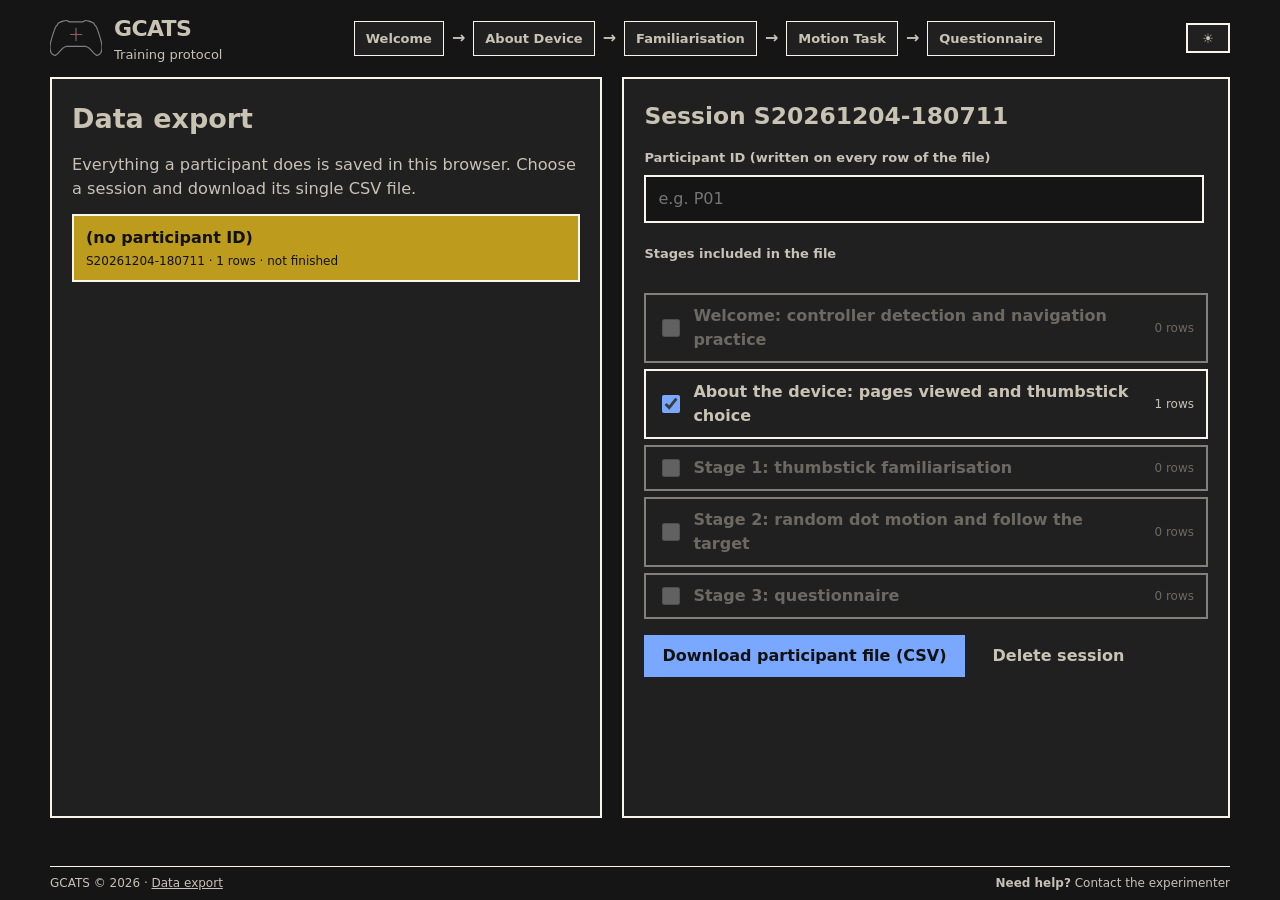
<file: data.html>
<!DOCTYPE html>
<html lang="en" data-theme="dark">

<head>
  <meta charset="UTF-8">
  <meta name="viewport" content="width=device-width, initial-scale=1.0">
  <title>GCATS — Data export</title>

  <!-- Apply the saved theme immediately (before first paint) to avoid a light/dark flash -->
  <script>
    document.documentElement.dataset.theme =
      localStorage.getItem('gcats-theme') === 'light' ? 'light' : 'dark';
  </script>

  <!-- Page logic: thumbstick practice steps, gamepad polling, theme toggle -->
  <script type="module" src="data.js"></script>

  <!-- All styling lives in styles.css (the about-page rules are at the end of it). -->
  <link rel="stylesheet" href="styles.css">
</head>

<body class="page-about">
  <div class="page-shell">
    <div class="neo-shell">

    <!-- ================= TOP BAR ================= -->
    <header class="neo-topbar">

      <!-- Brand: logo + project name -->
      <div class="brand" aria-label="GCATS Gamepad Training">
        <div class="brand-mark">
          <img src="./images/gcats-logo.svg" alt="" class="brand-logo" aria-hidden="true">
        </div>
        <div class="brand-copy">
          <strong>GCATS</strong>
          <span>Training protocol</span>
        </div>
      </div>

      <!-- Progress trail through the training stages -->
      <nav class="progress" aria-label="Training progress">
        <a href="index.html">Welcome</a>
        <span class="progress-arrow">→</span>
        <a href="about.html">About Device</a>
        <span class="progress-arrow">→</span>
        <a href="stage1.html">Familiarisation</a>
        <span class="progress-arrow">→</span>
        <a href="stage2.html">Motion Task</a>
        <span class="progress-arrow">→</span>
        <a href="stage3.html">Questionnaire</a>
      </nav>

      <!-- Light / dark theme switch; its icon is set by updateThemeButton() in data.js -->
      <button
        id="theme-toggle"
        class="theme-toggle"
        type="button"
        aria-label="Switch colour theme">
      </button>
    </header>

    <main class="stage-main">

      <!-- LEFT: the sessions recorded in this browser (one per participant run) -->
      <section class="checklist-panel" aria-labelledby="data-title">
        <h2 id="data-title">Data export</h2>
        <p class="task-intro">Everything a participant does is saved in this browser. Choose a session and download its single CSV file.</p>
        <p id="data-empty" class="task-notice" hidden>No data has been recorded in this browser yet.</p>
        <ul id="session-list" class="session-list"></ul>
      </section>

      <!-- RIGHT: the stages of the chosen session -->
      <section class="practice-panel" id="stage-panel" aria-live="polite">
        <h3 class="data-title" id="session-title"></h3>

        <label class="data-field" for="participant-input">Participant ID (written on every row of the file)</label>
        <input id="participant-input" class="q-input" type="text" placeholder="e.g. P01" autocomplete="off">

        <p class="data-field">Stages included in the file</p>
        <ul id="stage-list" class="stage-list"></ul>

        <div class="rdm-result-actions data-actions">
          <button type="button" class="calibration-btn" id="download-file">Download participant file (CSV)</button>
          <button type="button" class="calibration-btn-secondary" id="delete-session">Delete session</button>
        </div>
        <p class="stick-note" id="data-message"></p>
      </section>
    </main>
    </div>

    <!--- Footer --->
    <footer class="site-footer">
      <table class="footer-table">
        <tr>
          <td>GCATS © 2026 · <a href="data.html">Data export</a></td>
          <td><strong>Need help?</strong> Contact the experimenter</td>
        </tr>
      </table>
    </footer>
  </div>
</body>

</html>
</file>
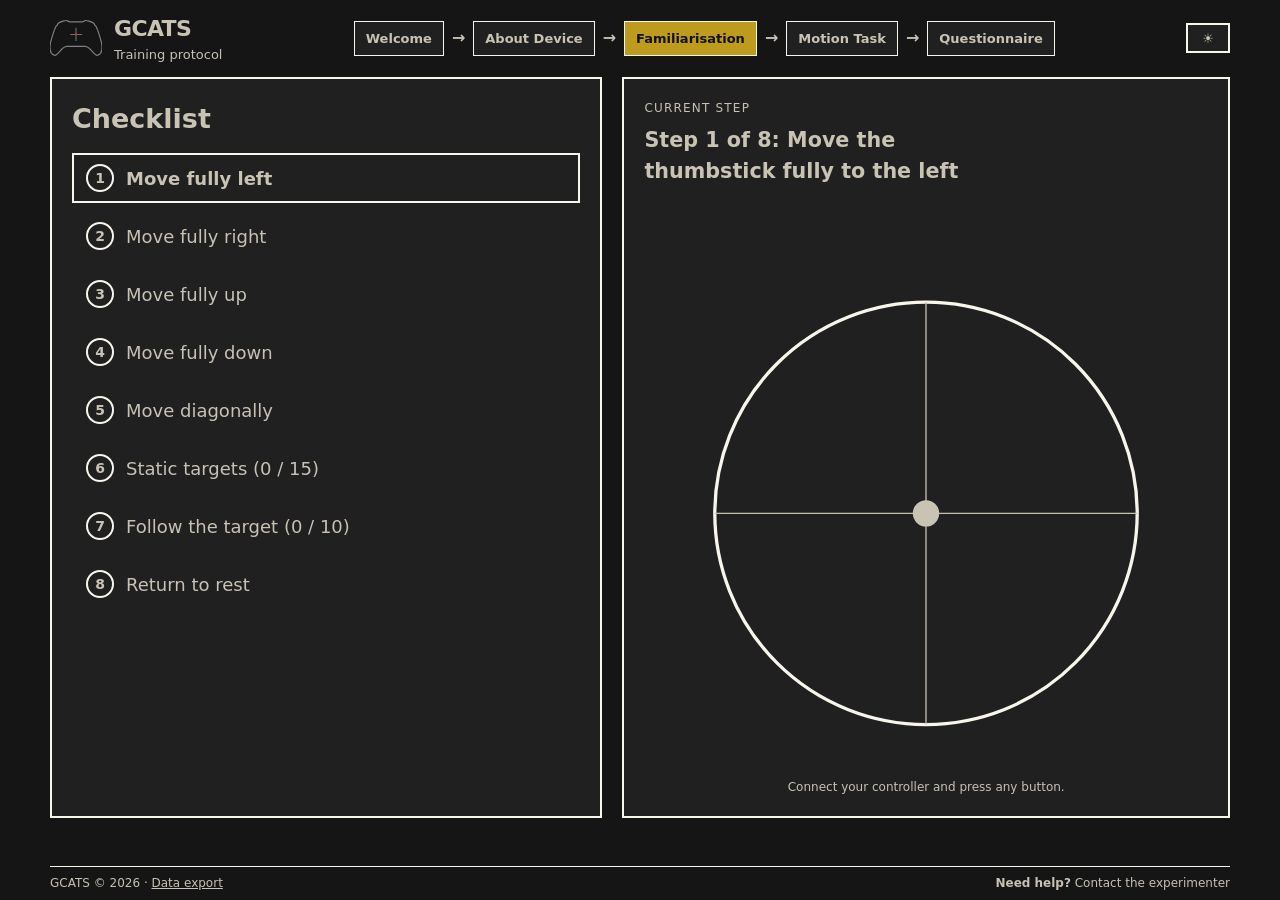
<file: stage1.html>
<!DOCTYPE html>
<html lang="en" data-theme="dark">

<head>
  <meta charset="UTF-8">
  <meta name="viewport" content="width=device-width, initial-scale=1.0">
  <title>GCATS — Familiarisation</title>

  <!-- Borrows the saved theme choice from Welcome -->
  <script>
    document.documentElement.dataset.theme =
      localStorage.getItem('gcats-theme') === 'light' ? 'light' : 'dark';
  </script>

  <!-- Loading stage1.js -->
  <script type="module" src="stage1.js"></script>

  <!-- Loading styles.css -->
  <link rel="stylesheet" href="styles.css">
</head>

<body class="page-about">
  <div class="page-shell">
    <div class="neo-shell">

    <!-- ================= TOP BAR ================= -->
    <header class="neo-topbar">

      <!-- Brand: logo + project name -->
      <div class="brand" aria-label="GCATS Gamepad Training">
        <div class="brand-mark">
          <img src="./images/gcats-logo.svg" alt="" class="brand-logo" aria-hidden="true">
        </div>
        <div class="brand-copy">
          <strong>GCATS</strong>
          <span>Training protocol</span>
        </div>
      </div>

      <!-- Progress trail through the training stages -->
      <nav class="progress" aria-label="Training progress">
        <a href="index.html">Welcome</a>
        <span class="progress-arrow">→</span>
        <a href="about.html">About Device</a>
        <span class="progress-arrow">→</span>
        <a class="current" href="stage1.html">Familiarisation</a>
        <span class="progress-arrow">→</span>
        <a href="stage2.html">Motion Task</a>
        <span class="progress-arrow">→</span>
        <a href="stage3.html">Questionnaire</a>
      </nav>

      <!-- Light / dark theme switch; its icon is set by updateThemeButton() in stage1.js -->
      <button
        id="theme-toggle"
        class="theme-toggle"
        type="button"
        aria-label="Switch colour theme">
      </button>
    </header>

    <main class="stage-main">

      <!-- LEFT: the checklist. stage1.js fills it in and ticks steps off as they are completed. -->
      <section class="checklist-panel" aria-labelledby="checklist-title">
        <h2 id="checklist-title">Checklist</h2>
        <ol id="checklist-list" class="checklist-list"></ol>
        <!-- Shown under the checklist when the practice is finished; the text is set by stage1.js -->
        <p id="final-prompt" class="final-prompt" hidden></p>
      </section>

      <!-- RIGHT: a small picture of the controller, the current instruction, and the practice circle -->
      <section class="practice-panel" aria-live="polite">

        <!-- Only the diagram for the detected brand is shown (chosen by stage1.js) -->
        <div class="stage-diagram" data-diagrams></div>

        <p class="current-step-label">Current step</p>
        <p id="current-step-text" class="current-step-text">Connect your controller and press any button.</p>
        <p id="current-step-status" class="current-step-status"></p>

        <!-- Practice circle: the dot follows the thumbstick. The target ring is drawn here during target practice. -->
        <div class="stick-pad">
          <svg viewBox="-100 -100 200 200" role="img" aria-label="Practice circle showing where your thumbstick is">
            <circle class="pad-ring" cx="0" cy="0" r="96"></circle>
            <line class="pad-cross" x1="-96" y1="0" x2="96" y2="0"></line>
            <line class="pad-cross" x1="0" y1="-96" x2="0" y2="96"></line>
            <circle id="pad-target" class="pad-target" cx="0" cy="0" r="14" hidden></circle>
            <circle id="pad-dot" class="pad-dot" cx="0" cy="0" r="6"></circle>
          </svg>
        </div>
        <p id="stick-note" class="stick-note"></p>
      </section>
    </main>
    </div>

    <!--- Footer --->
    <footer class="site-footer">
      <table class="footer-table">
        <tr>
          <td>GCATS © 2026 · <a href="data.html">Data export</a></td>
          <td><strong>Need help?</strong> Contact the experimenter</td>
        </tr>
      </table>
    </footer>
  </div>
</body>

</html>
</file>
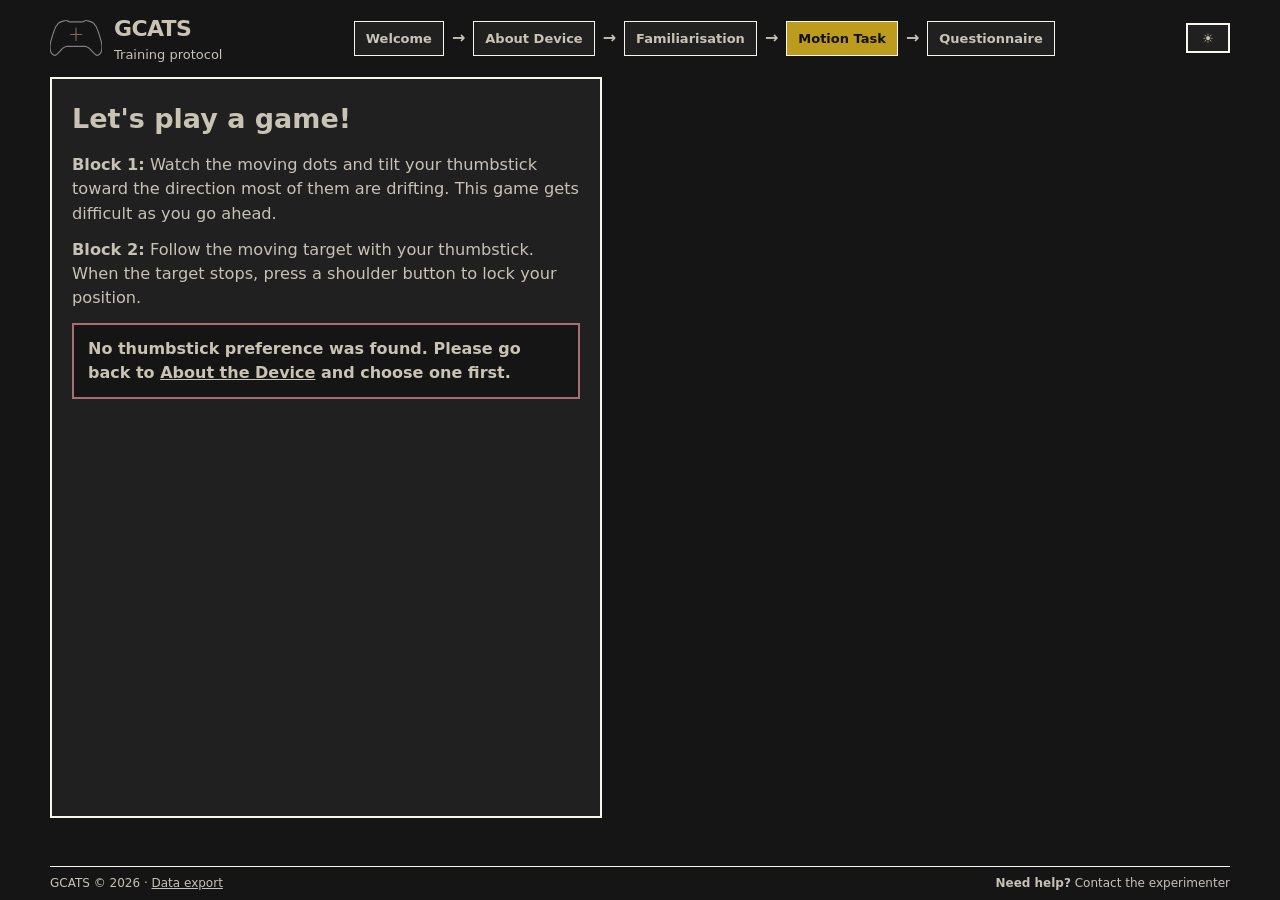
<file: stage2.html>
<!DOCTYPE html>
<html lang="en" data-theme="dark">

<head>
  <meta charset="UTF-8">
  <meta name="viewport" content="width=device-width, initial-scale=1.0">
  <title>GCATS — Motion Task</title>

  <!-- Apply the saved theme immediately (before first paint) to avoid a light/dark flash -->
  <script>
    document.documentElement.dataset.theme =
      localStorage.getItem('gcats-theme') === 'light' ? 'light' : 'dark';
  </script>

  <!-- Page logic: thumbstick practice steps, gamepad polling, theme toggle -->
  <script type="module" src="stage2.js"></script>

  <!-- All styling lives in styles.css (the about-page rules are at the end of it). -->
  <link rel="stylesheet" href="styles.css">
</head>

<body class="page-about">
  <div class="page-shell">
    <div class="neo-shell">

    <!-- ================= TOP BAR ================= -->
    <header class="neo-topbar">

      <!-- Brand: logo + project name -->
      <div class="brand" aria-label="GCATS Gamepad Training">
        <div class="brand-mark">
          <img src="./images/gcats-logo.svg" alt="" class="brand-logo" aria-hidden="true">
        </div>
        <div class="brand-copy">
          <strong>GCATS</strong>
          <span>Training protocol</span>
        </div>
      </div>

      <!-- Progress trail through the training stages -->
      <nav class="progress" aria-label="Training progress">
        <a href="index.html">Welcome</a>
        <span class="progress-arrow">→</span>
        <a href="about.html">About Device</a>
        <span class="progress-arrow">→</span>
        <a href="stage1.html">Familiarisation</a>
        <span class="progress-arrow">→</span>
        <a class="current" href="stage2.html">Motion Task</a>
        <span class="progress-arrow">→</span>
        <a href="stage3.html">Questionnaire</a>
      </nav>

      <!-- Light / dark theme switch; its icon is set by updateThemeButton() in stage2.js -->
      <button
        id="theme-toggle"
        class="theme-toggle"
        type="button"
        aria-label="Switch colour theme">
      </button>
    </header>

    <main class="stage-main">

      <!-- LEFT: what to do, how far along you are, and the Begin button -->
      <section class="checklist-panel" aria-labelledby="task-title">
        <h2 id="task-title">Let's play a game!</h2>
        <p class="task-intro"> <b>Block 1:</b> Watch the moving dots and tilt your thumbstick toward the direction most of them are drifting. This game gets difficult as you go ahead.</p>
        <p class="task-intro"> <b>Block 2:</b> Follow the moving target with your thumbstick. When the target stops, press a shoulder button to lock your position.</p>

        <div id="no-stick-notice" class="task-notice" hidden>
          No thumbstick preference was found. Please go back to <a href="about.html">About the Device</a> and choose one first.
        </div>

        <div id="task-body">
          <p class="task-status" id="rdm-status-text">Connect a gamepad and press the shoulder button to start.</p>

          <div class="rdm-status-row">
            <div class="rdm-status-card"><span class="rdm-status-label">Block</span><span class="rdm-status-value" id="rdm-block-value">&mdash; / 2</span></div>
            <div class="rdm-status-card"><span class="rdm-status-label">COUNT</span><span class="rdm-status-value" id="rdm-trial-value">&mdash; / 15</span></div>
            <div class="rdm-status-card"><span class="rdm-status-label">% Coherent Dots</span><span class="rdm-status-value" id="rdm-coherence-value">&mdash;</span></div>
          </div>

          <div class="progress-bar rdm-progress"><div class="progress-fill" id="rdm-progress-fill"></div></div>

          <button type="button" class="calibration-btn" id="rdm-start-btn">Begin Task</button>

          <p class="rdm-instructions" id="rdm-instructions"></p>
          <p class="rdm-attempt-note" id="rdm-attempt-note"></p>
        </div>
      </section>

      <!-- RIGHT: the dots (or the target), a small controller picture, and the results -->
      <section class="practice-panel" aria-live="polite">

        <!-- Only the diagram for the detected brand is shown (chosen by diagram.js) -->
        <div class="stage-diagram" data-diagrams></div>

        <p class="current-step-label" id="part-label">Part 1 of 2</p>
        <p class="current-step-text" id="part-text">Which way are the dots moving?</p>
        <p class="current-step-status" id="part-status"></p>

        <div class="rdm-stage-wrap">
          <div class="rdm-canvas-box">
            <canvas id="rdm-canvas" width="480" height="480"></canvas>
            <span class="rdm-arrow up" id="rdm-arrow-up">&#8593;</span>
            <span class="rdm-arrow down" id="rdm-arrow-down">&#8595;</span>
            <span class="rdm-arrow left" id="rdm-arrow-left">&#8592;</span>
            <span class="rdm-arrow right" id="rdm-arrow-right">&#8594;</span>
            <div class="rdm-feedback-badge" id="rdm-feedback-badge"></div>
          </div>
        </div>
        <p class="stick-note" id="stick-note"></p>

        <!-- Results: covers the right panel when the task is finished -->
        <div class="rdm-complete" id="rdm-complete-screen" hidden>
          <h2 id="rdm-result-heading">Task Complete</h2>
          <p id="rdm-result-message">Nice work!</p>
          <div class="rdm-complete-stats">
            <div class="rdm-status-card"><span class="rdm-status-label">Accuracy Score</span><span class="rdm-status-value" id="rdm-final-accuracy">&mdash;</span></div>
            <div class="rdm-status-card"><span class="rdm-status-label">Coherence Score</span><span class="rdm-status-value" id="rdm-final-coherence">&mdash;</span></div>
            <div class="rdm-status-card"><span class="rdm-status-label">Follow the target</span><span class="rdm-status-value" id="rdm-final-follow">&mdash;</span></div>
          </div>
          <p class="final-prompt" id="rdm-result-prompt"></p>
          <div class="rdm-result-actions">
            <button type="button" class="calibration-btn-secondary" id="rdm-redo-btn">Repeat Stage 2</button>
            <button type="button" class="calibration-btn" id="rdm-continue-btn" disabled>Continue to Questionnaire &rarr;</button>
          </div>
        </div>
      </section>
    </main>
    </div>

    <!--- Footer --->
    <footer class="site-footer">
      <table class="footer-table">
        <tr>
          <td>GCATS © 2026 · <a href="data.html">Data export</a></td>
          <td><strong>Need help?</strong> Contact the experimenter</td>
        </tr>
      </table>
    </footer>
  </div>
</body>

</html>
</file>
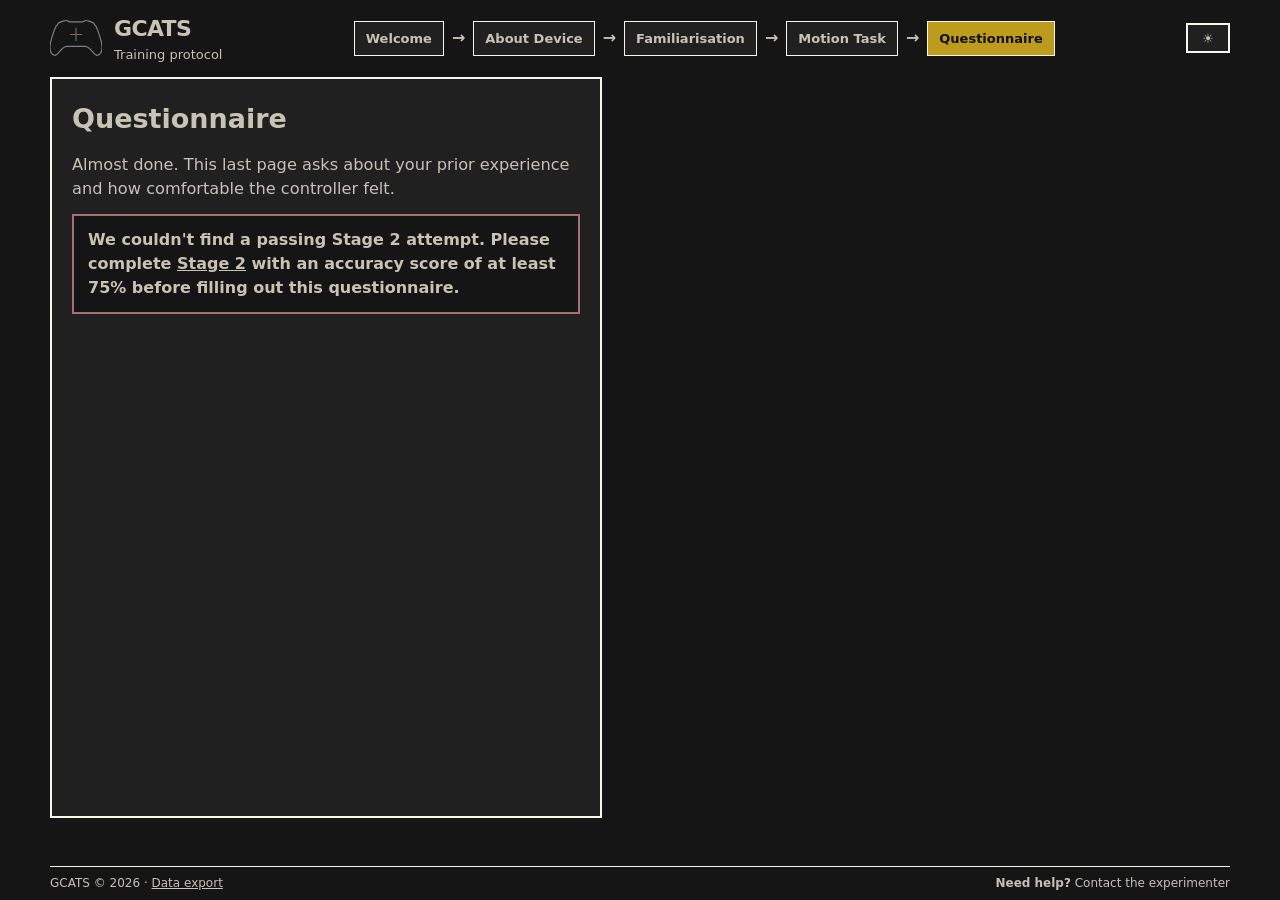
<file: stage3.html>
<!DOCTYPE html>
<html lang="en" data-theme="dark">

<head>
  <meta charset="UTF-8">
  <meta name="viewport" content="width=device-width, initial-scale=1.0">
  <title>GCATS — Questionnaire</title>

  <!-- Apply the saved theme immediately (before first paint) to avoid a light/dark flash -->
  <script>
    document.documentElement.dataset.theme =
      localStorage.getItem('gcats-theme') === 'light' ? 'light' : 'dark';
  </script>

  <!-- Page logic: thumbstick practice steps, gamepad polling, theme toggle -->
  <script type="module" src="stage3.js"></script>

  <!-- All styling lives in styles.css (the about-page rules are at the end of it). -->
  <link rel="stylesheet" href="styles.css">
</head>

<body class="page-about">
  <div class="page-shell">
    <div class="neo-shell">

    <!-- ================= TOP BAR ================= -->
    <header class="neo-topbar">

      <!-- Brand: logo + project name -->
      <div class="brand" aria-label="GCATS Gamepad Training">
        <div class="brand-mark">
          <img src="./images/gcats-logo.svg" alt="" class="brand-logo" aria-hidden="true">
        </div>
        <div class="brand-copy">
          <strong>GCATS</strong>
          <span>Training protocol</span>
        </div>
      </div>

      <!-- Progress trail through the training stages -->
      <nav class="progress" aria-label="Training progress">
        <a href="index.html">Welcome</a>
        <span class="progress-arrow">→</span>
        <a href="about.html">About Device</a>
        <span class="progress-arrow">→</span>
        <a href="stage1.html">Familiarisation</a>
        <span class="progress-arrow">→</span>
        <a href="stage2.html">Motion Task</a>
        <span class="progress-arrow">→</span>
        <a class="current" href="stage3.html">Questionnaire</a>
      </nav>

      <!-- Light / dark theme switch; its icon is set by updateThemeButton() in stage3.js -->
      <button
        id="theme-toggle"
        class="theme-toggle"
        type="button"
        aria-label="Switch colour theme">
      </button>
    </header>

    <main class="stage-main">

      <!-- LEFT: progress through the questionnaire -->
      <section class="checklist-panel" aria-labelledby="q-title">
        <h2 id="q-title">Questionnaire</h2>
        <p class="task-intro">Almost done. This last page asks about your prior experience and how comfortable the controller felt.</p>

        <div id="no-session-notice" class="task-notice" hidden>
          We couldn't find a passing Stage 2 attempt. Please complete <a href="stage2.html">Stage 2</a> with an accuracy score of at least 75% before filling out this questionnaire.
        </div>

        <div id="q-side">
          <ol id="q-progress" class="checklist-list"></ol>
          <p class="q-summary">
            <b>Thumbstick used:</b> <span id="summary-stick">&mdash;</span><br>
            <b>Best accuracy:</b> <span id="summary-accuracy">&mdash;</span><br>
            <b>Attempts made:</b> <span id="summary-attempts">&mdash;</span>
          </p>
        </div>
      </section>

      <!-- RIGHT: one question at a time -->
      <section class="practice-panel" id="q-panel" aria-live="polite">

        <!-- Only the diagram for the detected brand is shown (chosen by diagram.js) -->
        <div class="stage-diagram" data-diagrams></div>

        <p class="current-step-label" id="q-label"></p>
        <p class="current-step-text" id="q-text"></p>
        <p class="current-step-status" id="q-message"></p>

        <div class="q-body">
          <div id="q-options" class="q-options"></div>
          <div id="q-scale" class="q-scale is-unset" hidden>
            <output id="q-scale-value" class="q-scale-value">&mdash;</output>
            <input id="q-range" type="range" min="0" max="100" step="5" value="50" aria-labelledby="q-text">
            <div class="q-scale-ends"><span id="q-scale-low"></span><span id="q-scale-high"></span></div>
          </div>
          <input id="q-line" class="q-input" type="text" placeholder="e.g. P01" autocomplete="off" hidden>
          <textarea id="q-area" class="q-input q-area" placeholder="Optional&hellip;" hidden></textarea>
        </div>

        <p class="stick-note" id="q-hint"></p>
        <div class="rdm-result-actions q-actions">
          <button type="button" class="calibration-btn-secondary" id="q-back">&larr; Back</button>
          <button type="button" class="calibration-btn" id="q-next">Next &rarr;</button>
        </div>

        <!-- Review: covers the right panel before submitting -->
        <div class="rdm-complete q-review" id="q-review" hidden>
          <h2>Review Your Responses</h2>
          <div id="review-content" class="review-grid"></div>
          <p class="final-prompt" id="review-prompt"></p>
          <div class="rdm-result-actions">
            <button type="button" class="calibration-btn-secondary" id="edit-btn">Edit Responses</button>
            <button type="button" class="calibration-btn" id="submit-btn">Submit and Save Data</button>
          </div>
        </div>

        <!-- Saved -->
        <div class="rdm-complete" id="q-saved" hidden>
          <h2>&#10003; Your data has been saved.</h2>
          <p>Thank you for taking part.</p>
          <p class="final-prompt" id="saved-prompt"></p>
          <a href="index.html" class="calibration-btn" style="text-decoration:none; display:inline-block;">Return to Welcome Page &rarr;</a>
        </div>
      </section>
    </main>
    </div>

    <!--- Footer --->
    <footer class="site-footer">
      <table class="footer-table">
        <tr>
          <td>GCATS © 2026 · <a href="data.html">Data export</a></td>
          <td><strong>Need help?</strong> Contact the experimenter</td>
        </tr>
      </table>
    </footer>
  </div>
</body>

</html>
</file>
<file: styles.css>
/* ===== page theme ===== */
:root {
  --bg: #ffffff;
  --ink: #171717;
  --panel: #fffdf7;
  --muted: #5f5a50;
  --border: #171717;
  --blue: #7aa7ff;
  --yellow: #ffd84d;
  --green: #65d987;
  --red: #ff6b6b;
  --shadow: #333333;
  --sage: #a0af77;
  --warm-sand: #9ea149;
  --muted-blue: #a3c1ad;
  --wash: #8b9eb2;
}
html[data-theme="dark"] {
  --bg: #151515;
  --ink: #c9c3b4;
  --panel: #202020;
  --muted: #c7c1b6;
  --border: #f8f5ec;
  --blue: #7aa7ff;
  --yellow: #bd9b1d;
  --green: #69e18c;
  --red: #a76f6f;
  --sage: #1b1f11;
  --warm-sand: #213a52;
  --muted-blue: #2f3d4f;
  --shadow: #d3dad9;
  --wash: #283425;
}

/* ===== base ===== */
* {
  box-sizing: border-box;
}
body {
  margin: 0;
  background: var(--bg);
  color: var(--ink);
  font-family: Inter, ui-sans-serif, system-ui, -apple-system, BlinkMacSystemFont, "Segoe UI", sans-serif;
  line-height: 1.5;
  width: 100%;
  height: 100%;
  overflow: hidden;
  display: flex;
  flex-direction: column;
  min-height: 100vh;
}

/* ===== shared elements ===== */
.page-shell {
  height: 100vh;
  display: grid;
  grid-template-rows: auto 1fr auto;
  overflow: hidden;
}
button, a {
  font: inherit;
}
a {
  color: inherit;
}
.neo-shell {
  width: min(1180px, calc(100% - 32px));
  margin: 0 auto;
  padding: 24px 0 52px;
}
.neo-topbar {
  align-items: center;
  gap: 16px;
  margin-bottom: 34px;
  position: relative;
  z-index: 30;
}
.brand {
  display: flex;
  align-items: center;
  gap: 12px;
  flex-shrink: 0;
}
.brand-mark {
  display: flex;
  place-items: center;
  width: 52px;
  height: 52px;
  color: #111;
  font-weight: 950;
  font-size: 22px;
  align-items: center;
  justify-content: center;
  background: transparent;
  flex-shrink: 0;
}
.brand-logo {
  display: block;
  width: 100%;
  height: 100%;
  object-fit: contain;
}
.brand-copy strong {
  display: block;
  font-size: 22px;
  letter-spacing: -.03em;
}
.brand-copy span {
  display: block;
  color: var(--muted);
  font-size: 13px;
}
.theme-toggle {
  width: 48px;
  min-width: 48px;
  height: 32px;
  min-height: 32px;
  display: inline-flex;
  align-items: center;
  justify-content: center;
  flex: 0 0 auto;
  border: 2px solid var(--border);
  background: var(--panel);
  color: var(--ink);
  padding: 0;
  font-size: 14px;
  line-height: 1;
  white-space: nowrap;
  font-weight: 850;
  cursor: pointer;
}
.theme-toggle:active {
  transform: translate(3px, 3px);
}
.site-footer .note {
  margin: 0 0 6px;
  padding: 0;
  border-left: 0;
  background: transparent;
  font-size: inherit;
}
.site-footer {
  width: min(1180px, calc(100% - 32px));
  margin: 0 auto 32px;
  border-top: 3px solid var(--border);
  padding-top: 16px;
  color: var(--muted);
  font-size: 13px;
  position: relative;
  z-index: 30;
}
.footer-table {
  width: 100%;
  border-collapse: collapse;
}
.footer-table td {
  width: 50%;
  padding: 0;
  vertical-align: middle;
}
.footer-table td:last-child {
  text-align: right;
}

/* ===== index.html (Welcome prompt) ===== */
.welcome-prompt {
  position: fixed;
  inset: 0;
  z-index: 20;
  display: grid;
  place-items: center;
  padding: 24px;
  background: var(--bg);
}
.welcome-prompt[hidden] {
  display: none;
}
.welcome-prompt-card {
  width: min(720px, 100%);
  padding: clamp(28px, 6vw, 72px);
  border: 4px solid var(--border);
  background: var(--panel);
  text-align: center;
}
.welcome-prompt-card h2 {
  margin: 16px 0;
  font-size: clamp(34px, 7vw, 72px);
  line-height: .95;
  letter-spacing: -.05em;
}
.welcome-prompt-card p {
  max-width: 560px;
  margin: 0 auto 24px;
  color: var(--muted);
  font-size: clamp(16px, 2vw, 21px);
}

/* ===== index.html (Navigation prompt) ===== */
.navigation-prompt-card {
  width: min(1100px, 100%);
  max-height: calc(100vh - 48px);
  padding: clamp(22px, 4vw, 42px);
  border: 4px solid var(--border);
  background: var(--panel);
}
.navigation-prompt-grid {
  grid-template-columns: minmax(0, 1fr) minmax(280px, .8fr);
  gap: 24px;
  align-items: center;
}
.navigation-prompt-copy p, .navigation-prompt-copy li {
  color: var(--muted);
  font-size: clamp(10px, 1.5vw, 18px);
}
.navigation-prompt-copy li + li {
  margin-top: 10px;
}
.navigation-key {
  display: inline-block;
  min-width: 44px;
  padding: 4px 8px;
  border: 2px solid var(--border);
  background: var(--yellow);
  color: #111;
  font-weight: 900;
  text-align: center;
}
#navigation-action-step .navigation-key {
  min-width: 0;
  padding: 0;
  border: 0;
  background: none;
  color: inherit;
  font-weight: 800;
}
.navigation-practice-status {
  margin-top: 18px;
  padding: 12px;
  border: none;
  background: var(--bg);
  font-weight: 500;
}
.navigation-prompt-card .navigation-action-image {
  display: block;
  width: min(100%, 420px);
  margin: 0 auto 18px;
  object-fit: contain;
}
@media (max-width: 760px) {
  .navigation-prompt-grid {
    grid-template-columns: 1fr;
  }
}
.layout-choice:active {
  transform: translate(3px, 3px);
}

/* ===== index.html (Controller display card) ===== */
.hero-grid {
  display: grid;
  grid-template-columns: minmax(0, 1.05fr) minmax(360px, .95fr);
  gap: 28px;
  align-items: stretch;
}
.intro {
  padding: 8px 4px;
}
.kicker {
  display: inline-block;
  background: var(--yellow);
  color: #111;
  border: 3px solid #111;
  padding: 6px 10px;
  font-weight: 950;
  text-transform: uppercase;
  letter-spacing: .08em;
  font-size: 12px;
  transform: rotate(-1deg);
}
h1 {
  font-size: clamp(46px, 7vw, 88px);
  line-height: .91;
  letter-spacing: -.065em;
  margin: 22px 0 20px;
  max-width: 760px;
}
.intro>p {
  font-size: clamp(18px, 2vw, 23px);
  max-width: 650px;
  color: var(--muted);
  margin: 0 0 26px;
}
.gamepad-card {
  background: var(--panel);
  border: 2px solid var(--border);
  padding: 22px;
  min-height: 500px;
  display: flex;
  flex-direction: column;
}
.status-row {
  display: flex;
  align-items: flex-start;
  justify-content: space-between;
  gap: 14px;
  margin-bottom: 18px;
}
.status-badge {
  display: inline-flex;
  align-items: center;
  gap: 9px;
  border: 2px solid var(--border);
  padding: 7px 10px;
  background: var(--red);
  color: #111;
  font-weight: 950;
  text-transform: uppercase;
  font-size: 12px;
}
.status-badge.connected {
  background: var(--green);
}
.status-dot {
  width: 10px;
  height: 10px;
  border: 2px solid #111;
  background: #111;
  border-radius: 50%;
}
.device-id {
  font-size: 12px;
  color: var(--muted);
  overflow-wrap: anywhere;
  margin: 8px 0 0;
}
.state {
  flex: 1;
  display: flex;
  flex-direction: column;
  justify-content: center;
}
.state h2 {
  font-size: clamp(30px, 4vw, 48px);
  line-height: 1;
  letter-spacing: -.045em;
  margin: 8px 0 12px;
}
.state p {
  color: var(--muted);
  margin: 0 0 18px;
}
.holding-image {
  display: block;
  width: 100%;
  max-height: 430px;
  object-fit: contain;
  margin: 4px auto 10px;
  border: 3px solid var(--border);
  background: #000;
}
.layout-grid {
  display: grid;
  grid-template-columns: 1fr 1fr;
  gap: 14px;
  margin-top: 6px;
}
.layout-choice {
  border: 3px solid var(--border);
  background: var(--bg);
  color: var(--ink);
  box-shadow: 5px 5px 0 var(--shadow);
  padding: 10px;
  cursor: pointer;
  text-align: left;
  font-weight: 950;
}
.layout-choice img {
  display: block;
  width: 100%;
  aspect-ratio: 1/1;
  object-fit: contain;
  background: #000;
  border: 2px solid var(--border);
  margin-bottom: 10px;
}
.layout-choice span {
  display: flex;
  justify-content: space-between;
  align-items: center;
  gap: 8px;
}
.layout-choice:focus-visible, .theme-toggle:focus-visible {
  outline: 4px solid var(--blue);
  outline-offset: 4px;
}

/* ===== index.html ("What happens next?") ===== */
.stages {
  margin-top: 52px;
}
.section-label {
  font-size: 13px;
  font-weight: 950;
  text-transform: uppercase;
  letter-spacing: .1em;
  margin-bottom: 14px;
}
.stage-grid {
  display: grid;
  grid-template-columns: repeat(4, 1fr);
}
.stage-card {
  display: flex;
  flex-direction: column;
  text-decoration: none;
  background: var(--panel);
  border: 0.5px solid var(--border);
  box-shadow: 2px 2px 0 var(--shadow);
  padding: 18px;
  min-height: 225px;
}
.stage-card:nth-child(1) {
  background: var(--sage);
  color: var(--ink);
}
.stage-card:nth-child(2) {
  background: var(--warm-sand);
  color: var(--ink);
}
.stage-card:nth-child(3) {
  background: var(--muted-blue);
  color: var(--ink);
}
.stage-card:nth-child(4) {
  background: var(--wash);
  color: var(--ink);
}
.stage-num {
  font-size: 13px;
  font-weight: 950;
  text-transform: uppercase;
}
.stage-card h3 {
  font-size: 22px;
  line-height: 1.05;
  letter-spacing: -.03em;
  margin: 26px 0 10px;
  color: inherit;
}
.stage-card p {
  font-size: 12px;
  margin: 0 0 16px;
  color: inherit;
}
.stage-card strong {
  margin-top: auto;
}
/* ===== HELP NOTE ===== */
.note {
  margin-top: 28px;
  border-left: 8px solid var(--yellow);
  padding: 12px 16px;
  background: var(--panel);
  font-size: 14px;
}
[hidden] {
  display: none!important;
}
@media (max-width: 600px) {
  .footer-table td {
    display: block;
    width: 100%;
  }
  .footer-table td:last-child {
    text-align: left;
  }
}
@media(max-width:1000px) {
  .neo-topbar {
    grid-template-columns: auto minmax(0, 1fr) auto;
    gap: 12px;
  }
  .hero-grid {
    grid-template-columns: 1fr;
  }
  .gamepad-card {
    min-height: 430px;
  }
  .stage-grid {
    grid-template-columns: 1fr 1fr;
  }
}
@media(max-width:560px) {
  .neo-shell {
    width: min(100% - 20px, 1180px);
    padding-top: 14px;
  }
  .brand-copy span {
    display: none;
  }
  .theme-toggle {
    width: 44px;
    min-width: 44px;
    height: 30px;
    min-height: 30px;
    font-size: 13px;
  }
  .layout-grid, .stage-grid {
    grid-template-columns: 1fr;
  }
  .gamepad-card {
    padding: 16px;
    box-shadow: 5px 5px 0 var(--shadow);
  }
  h1 {
    font-size: 48px;
  }
}
@media (min-width: 901px) {
  html, body {
    width: 100%;
    margin: 0;
    overflow: hidden;
  }
  .neo-shell {
    width: min(1180px, calc(100% - 32px));
    margin: 0 auto;
    padding: clamp(10px, 1.5vh, 18px) 0 clamp(8px, 1vh, 12px);
    grid-template-rows: auto auto minmax(0, 1fr);
  }
  .neo-topbar {
    display: grid;
    grid-template-columns: auto 1fr auto;
    align-items: center;
    gap: 24px;
    margin-bottom: 20px;
  }
  .brand, .theme-toggle {
    flex-shrink: 0;
  }
  main {
    display: grid;
    grid-template-rows: minmax(0, 1fr) auto auto;
    gap: clamp(8px, 1.1vh, 12px);
  }
  .hero-grid {
    min-height: 0;
    height: 100%;
    gap: clamp(18px, 2vw, 28px);
    align-items: stretch;
  }
  .intro {
    min-height: 0;
    padding: 4px;
    align-self: center;
  }
  h1 {
    font-size: clamp(42px, min(6.5vw, 7.2vh), 76px);
    margin: clamp(8px, 1.4vh, 16px) 0 clamp(8px, 1.2vh, 14px);
  }
  .intro > p {
    font-size: clamp(16px, min(1.8vw, 2.1vh), 21px);
    margin-bottom: 0;
  }
  .gamepad-card {
    min-height: 0;
    height: 100%;
    padding: clamp(12px, 1.6vh, 18px);
  }
  .status-row {
    margin-bottom: clamp(6px, 0.9vh, 10px);
  }
  .state {
    min-height: 0;
  }
  .state h2 {
    font-size: clamp(28px, min(3.4vw, 4.2vh), 42px);
    margin: 6px 0 9px;
  }
  .state p {
    margin-bottom: clamp(8px, 1vh, 12px);
  }
  .holding-image {
    width: auto;
    max-width: 100%;
    height: auto;
    max-height: min(24vh, 235px);
    margin: 2px auto 6px;
  }
  .layout-grid {
    gap: 10px;
  }
  .layout-choice {
    padding: 8px;
  }
  .layout-choice img {
    aspect-ratio: auto;
    height: min(16vh, 145px);
    object-fit: contain;
    margin-bottom: 7px;
  }
  .stages {
    margin-top: 0;
  }
  .section-label {
    margin-bottom: 7px;
  }
  .stage-grid {
    gap: 10px;
  }
  .stage-card {
    min-height: 0;
    height: clamp(108px, 13vh, 138px);
    padding: 11px 13px;
  }
  .stage-num {
    font-size: 11px;
  }
  .stage-card h3 {
    font-size: clamp(16px, 1.9vh, 19px);
    margin: 5px 0 4px;
  }
  .stage-card p {
    font-size: clamp(11px, 1.35vh, 13px);
    line-height: 1.25;
    margin: 0 0 4px;
  }
  .stage-card strong {
    font-size: 12px;
  }
  .note {
    margin-top: 0;
    padding: 6px 11px;
    font-size: 12px;
  }
  .site-footer {
    width: min(1180px, calc(100% - 32px));
    height: clamp(30px, 4vh, 40px);
    margin: 0 auto;
    padding-top: 6px;
    border-top: 2px solid var(--border);
    font-size: 12px;
  }
}
@media (min-width: 901px) and (max-height: 720px) {
  .brand-mark {
    width: 44px;
    height: 44px;
  }
  .brand-copy strong {
    font-size: 19px;
  }
  .theme-toggle {
    width: 44px;
    min-width: 44px;
    height: 30px;
    min-height: 30px;
    padding: 0;
    font-size: 13px;
  }
  h1 {
    font-size: clamp(36px, 6vh, 48px);
  }
  .intro > p {
    font-size: 15px;
    line-height: 1.35;
  }
  .holding-image {
    max-height: 19vh;
  }
  .layout-choice img {
    height: min(13vh, 105px);
  }
  .stage-card {
    height: 96px;
    padding: 8px 10px;
  }
  .stage-card h3 {
    font-size: 15px;
    margin: 3px 0;
  }
  .stage-card p {
    font-size: 10.5px;
    line-height: 1.15;
  }
  .section-label, .note {
    font-size: 11px;
  }
}
@media (min-width: 901px) {
  html, body {
    height: auto;
    min-height: 100%;
    overflow-x: hidden;
    overflow-y: auto;
  }
  .page-shell {
    min-height: 100dvh;
    height: 100dvh;
    display: grid;
    grid-template-rows: minmax(0, 1fr) auto;
    overflow: hidden;
  }
  .neo-shell {
    height: 100%;
    min-height: 0;
    overflow: visible;
    display: block;
  }
  main {
    min-height: 0;
    overflow: visible;
  }
  .theme-toggle {
    width: 44px;
    min-width: 44px;
    height: 30px;
    min-height: 30px;
    padding: 0;
    font-size: 13px;
  }
  .site-footer {
    margin-bottom: 16px;
  }
}

/* All Welcome-flow states use one stable centered box. */
.welcome-prompt-card, .navigation-prompt-card, #gamepad-welcome {
  width: min(720px, calc(100vw - 48px));
  height: min(500px, calc(100dvh - 180px));
  min-height: 0;
  max-height: none;
  padding: clamp(24px, 4vw, 48px);
  border: 4px solid var(--border);
  box-sizing: border-box;
}
.welcome-prompt-card .kicker, .navigation-prompt-card .kicker {
  transform: none;
}
.welcome-prompt-card, .navigation-prompt-card {
  display: flex;
  flex-direction: column;
  justify-content: center;
  overflow: hidden;
}
#gamepad-welcome {
  position: fixed;
  top: 50%;
  left: 50%;
  z-index: 25;
  transform: translate(-50%, -50%);
  overflow: hidden;
}
#navigation-prompt {
  position: absolute;
  inset: 0;
  z-index: 2;
  display: grid;
  place-items: center;
  padding: 0;
  background: var(--panel);
}
#navigation-prompt[hidden] {
  display: none;
}
#navigation-prompt .navigation-prompt-card {
  width: 100%;
  height: 100%;
  max-height: none;
  padding: clamp(24px, 4vw, 48px);
  border: 0;
  overflow: hidden;
}
.navigation-prompt-card {
  overflow: hidden;
}
.navigation-prompt-grid {
  display: block;
}
.neo-topbar {
  display: flex;
  justify-content: flex-start;
}
.neo-topbar .theme-toggle {
  margin-left: auto;
}
.navigation-prompt-card .navigation-action-image {
  max-height: 190px;
}
@media (max-width: 760px) {
  .welcome-prompt-card, .navigation-prompt-card, #gamepad-welcome {
    width: calc(100vw - 28px);
    height: min(520px, calc(100dvh - 140px));
    padding: 22px;
  }
}

/* Navigation practice: message shown after the right button is pressed. */
.navigation-practice-status.pressed {
  background: var(--green);
  color: #111;
}

/* Overview after the practice: centre it on the page instead of the bottom. */
#training-content {
  min-height: calc(100dvh - 200px);
  display: flex;
  flex-direction: column;
  justify-content: center;
}

/* Arrow between the stage cards, drawn in the gap beside each card. */
.stage-grid {
  --stage-gap: 36px;
  gap: var(--stage-gap);
}
.stage-card {
  position: relative;
}
.stage-card:not(:last-child)::after {
  content: "→";
  position: absolute;
  top: 50%;
  left: 100%;
  width: var(--stage-gap);
  transform: translateY(-50%);
  text-align: center;
  color: var(--ink);
  font-size: 22px;
  font-weight: 900;
}
@media (max-width: 1000px) {
  .stage-card:not(:last-child)::after {
    display: none;
  }
}

/* Last navigation page: a taller choice box with space between the lines. */
.navigation-practice-status.roomy {
  padding: 22px 16px;
  line-height: 2.4;
}

/* The Y / B key boxes inherit the tall line spacing and touch each other; give them their own height and some space on either side. */
.navigation-practice-status.roomy .navigation-key {
  line-height: 1.2;
  margin: 0 8px;
  vertical-align: middle;
}

/* Space between the "Remember these buttons!" heading and the picture below it. */
.navigation-prompt-card .kicker {
  margin-bottom: 8px;
}

/* Learn to handle the gamepad: the choice box under the stage cards. */
.training-next {
  display: inline-block;
  margin: 24px 0 0;
  padding: 14px 20px;
  border: 2px solid var(--border);
  background: var(--panel);
  font-weight: 800;
}

/* Overview layout fixes (the controller card is fixed-position, so the grid that holds it is empty here and must not take up any height). */
#training-content > .hero-grid {
  height: auto;
  min-height: 0;
  flex: 0 0 auto;
}

/* Line the intro text up with the stage cards instead of centring it. */
#training-content > .intro {
  align-self: stretch;
  max-width: none;
  padding: 0;
  margin-bottom: 28px;
}
#training-content > .intro > p {
  max-width: 900px;
}
/* Top-right group: debug "Skip this step" button next to the theme switch. */
.topbar-actions {
  display: flex;
  align-items: center;
  gap: 12px;
  margin-left: auto;
}
.skip-step {
  height: 30px;
  padding: 0 12px;
  border: 1px solid var(--border);
  background: var(--panel);
  color: var(--ink);
  font-size: 13px;
  font-weight: 850;
  cursor: pointer;
}
/* ===== ABOUT PAGE (about.html) ===== */
html:has(body.page-about),
body.page-about {
  width: 100%;
  height: 100%;
  overflow: hidden;
}
.diagrams-slot {
  display: contents;
}
.is-hidden {
  display: none !important;
}
/* ===== Page shell ===== */
body.page-about .neo-shell {
  height: 100%;
  min-height: 0;
  padding: 12px 0 8px;
  display: flex;
  flex-direction: column;
  overflow: hidden;
}
/* ===== Top bar and progress trail ===== */
body.page-about .neo-topbar {
  display: grid;
  grid-template-columns: auto minmax(0, 1fr) auto;
  align-items: center;
  gap: 16px;
  margin-bottom: 12px;
  flex-shrink: 0;
}
.progress {
  display: flex;
  gap: 8px;
  align-items: center;
  justify-content: center;
  overflow-x: auto;
  min-width: 0;
  padding: 2px;
  margin: 0;
}
.progress a {
  white-space: nowrap;
  text-decoration: none;
  border: 0.2px solid var(--border);
  padding: 7px 11px;
  background: var(--panel);
  font-weight: 750;
  font-size: 13px;
}
.progress .current {
  background: var(--yellow);
  color: #111;
}
.progress .current.about-progress-half {
  background: linear-gradient(90deg, var(--yellow) 50%, var(--panel) 50%);
}
.progress-arrow {
  font-weight: 900;
  color: var(--muted);
  flex-shrink: 0;
}
/* ===== Main panel ===== */
.about-panel {
  min-height: 0;
  flex: 1;
  border: none;
  background: none;
  padding: 12px;
  display: grid;
  grid-template-columns: minmax(0, 1fr) minmax(0, 1fr);
  gap: 14px;
  overflow: hidden;
}
.about-copy, .visualizer-panel {
  min-width: 0;
  min-height: 0;
  display: flex;
  flex-direction: column;
  border: 2px solid var(--border);
  padding: 18px;
}
.about-copy {
  justify-content: flex-start;
  gap: 18px;
  overflow: hidden;
}
.about-pages {
  min-height: 0;
  flex: 1;
  display: flex;
  flex-direction: column;
  gap: 14px;
}
.about-page {
  min-height: 0;
  display: flex;
  flex-direction: column;
  gap: 18px;
}
.about-page-indicator {
  flex-shrink: 0;
  border: 1px solid var(--border);
  padding: 7px 10px;
  color: var(--muted);
  font-size: 12px;
  font-weight: 750;
}
.visualizer-panel {
  gap: 12px;
}
.visualizer-heading-row {
  display: flex;
  align-items: stretch;
  justify-content: space-between;
  gap: 12px;
  flex-shrink: 0;
}
.about-copy h3 {
  margin: 0;
  font-size: 20px;
  line-height: 1.1;
}
.about-copy-text,
.about-component-list {
  margin: -8px 0 0;
  color: var(--muted);
  font-size: 11px;
}
.about-copy-text {
  line-height: 1.55;
}
.about-component-list {
  padding-left: 20px;
  line-height: 1.45;
}
.about-component-list li {
  margin-bottom: 7px;
}
.grip-comparison {
  width: 100%;
  display: block;
  border: 1px solid var(--border);
  object-fit: cover;
}
.rdm-setup-panel {
  display: flex;
  flex-direction: column;
  gap: 10px;
  border: 1px solid var(--border);
  padding: 14px;
  margin-top: 2px;
}
.rdm-setup-panel h3 {
  font-size: 18px;
}
.rdm-field-label, .rdm-setup-hint {
  margin: 0;
  color: var(--muted);
  font-size: 13px;
}
.rdm-choice-row {
  display: grid;
  grid-template-columns: 1fr 1fr;
  gap: 10px;
}
.rdm-choice-btn {
  min-height: 44px;
  border: 2px solid var(--border);
  background: var(--panel);
  color: var(--ink);
  font: inherit;
  font-weight: 800;
  cursor: pointer;
}
.rdm-choice-btn.selected {
  background: var(--yellow);
  color: #111;
}
.visualizer-title {
  margin: 0;
  font-size: clamp(24px, 3vw, 42px);
  line-height: 1;
  letter-spacing: -0.04em;
}
.visualizer-note {
  max-width: 210px;
  border: 1px solid var(--border);
  padding: 8px 10px;
  color: var(--muted);
  font-size: 12px;
  line-height: 1.3;
}
/* Stage: area that holds the empty-state message or a controller diagram */
.controller-stage {
  min-height: 0;
  flex: 1;
  display: grid;
  grid-template-rows: minmax(0, 1fr);
  grid-template-columns: minmax(0, 1fr);
  place-items: center;
  overflow: hidden;
  border: 0.2px solid var(--border);
  background: color-mix(in srgb, var(--panel) 88%, #000 12%);
  padding: 10px;
}
.controller-empty-state {
  text-align: center;
  color: var(--muted, #666);
  max-width: 42ch;
}
.controller-empty-state strong {
  display: block;
  color: var(--ink, #111);
  font-size: clamp(26px, 3vw, 42px);
  line-height: 1;
  margin-bottom: 10px;
}
.controller-diagram {
  width: min(720px, 96%);
  height: 100%;
  max-height: 650px;
  min-height: 0;
}
/* SVG fills the diagram box; its viewBox scales to fit (preserveAspectRatio "meet"), so the whole gamepad stays visible at any screen size */
.controller-svg, #about-xbox-viz {
  display: block;
  width: 100%;
  height: 100%;
  overflow: visible;
}
/* Call-to-action link to the next stage */
.neo-button {
  align-self: stretch;
  display: inline-flex;
  align-items: center;
  justify-content: center;
  min-height: 46px;
  text-decoration: none;
  background: var(--blue);
  color: #111;
  border: 2px solid #111;
  padding: 9px 16px;
  font-weight: 900;
  flex-shrink: 0;
}
/* ===== Xbox diagram ===== */
.gp-base {
  fill: none;
  stroke: var(--border);
  stroke-width: 1;
  stroke-linejoin: round;
  stroke-linecap: round;
  vector-effect: non-scaling-stroke;
}
.gp-part {
  fill: #606060;
  stroke: #111827;
  stroke-width: 2;
  transition: fill 0.06s ease;
}
.gp-part.active {
  fill: var(--green, #65d987);
}
.gp-text {
  fill: #fff;
  font-size: 15px;
  font-weight: 800;
  pointer-events: none;
}
.stickRing {
  fill: #777;
  stroke: #111827;
  stroke-width: 4;
}
.stickDead {
  fill: #3b3b3b;
}
.stickDot {
  fill: #222;
  stroke: #111827;
  stroke-width: 2;
}
.stickDot.active {
  fill: var(--green, #65d987);
}
#about-xbox-ls-group.active .stickRing, #about-xbox-rs-group.active .stickRing {
  stroke: var(--blue, #7aa7ff);
  stroke-width: 8;
}
.stickLabel {
  fill: #111827;
  font-size: 18px;
  font-weight: 800;
  text-anchor: middle;
}
.triggerFill {
  fill: var(--green, #65d987);
}
.dpad-dir.active {
  fill: var(--green, #65d987) !important;
  opacity: 0.92;
}
.dpad-ring {
  fill: none;
  stroke: #606666;
  stroke-width: 1;
  vector-effect: non-scaling-stroke;
}
/* ===== PlayStation diagram ===== */
#about-playstation-viz .ps-body {
  fill: #e9e9e9;
  stroke: #111827;
  stroke-width: 0.35;
}
#about-playstation-viz .ps-part {
  fill: #5f5f5f;
  stroke: #111827;
  stroke-width: 0.35;
}
#about-playstation-viz .ps-part.active {
  fill: var(--green, #65d987);
}
#about-playstation-viz .ps-stick-dot {
  fill: #262626;
  stroke: #111827;
  stroke-width: 0.45;
}
#about-playstation-viz .ps-stick-dot.active {
  fill: var(--green, #65d987);
}
#about-playstation-viz .ps-stick-group.active .ps-stick-dot {
  stroke: var(--blue, #7aa7ff);
  stroke-width: 1.1;
}
/* Shoulder buttons / triggers: invisible until pressed */
#ps-shoulder-controls {
  pointer-events: none;
}
.ps-shoulder-input {
  fill: transparent !important;
  stroke: none;
  transition: fill 0.06s ease, opacity 0.06s ease;
}
.ps-shoulder-input.active {
  fill: var(--green, #65d987) !important;
  opacity: 0.9;
}
.ps-trigger-input {
  fill: var(--green, #65d987) !important;
  opacity: 0;
}
.ps-trigger-input.active {
  fill: var(--green, #65d987) !important;
}
/* ===== About footer ===== */
body.page-about .site-footer {
  width: min(1180px, calc(100% - 32px));
  height: 34px;
  margin: 0 auto;
  border-top: 0.2px solid var(--border);
  padding-top: 7px;
  color: var(--muted);
  font-size: 12px;
}
@media (max-width: 1000px) {
  body.page-about .neo-topbar {
    gap: 10px;
  }
  .progress {
    justify-content: flex-start;
  }
  .progress a {
    font-size: 11px;
    padding: 5px 7px;
  }
  .progress-arrow {
    font-size: 11px;
  }
}
@media (max-width: 720px) {
  html:has(body.page-about), body.page-about {
    overflow: auto;
  }
  body.page-about .neo-shell {
    height: auto;
    min-height: 100vh;
  }
  body.page-about .neo-topbar {
    grid-template-columns: 1fr;
  }
  .progress {
    justify-content: flex-start;
  }
  body.page-about .theme-toggle {
    justify-self: start;
  }
  body.page-about .brand-copy span {
    display: none;
  }
  .about-panel {
    grid-template-columns: 1fr;
    overflow: visible;
  }
  .about-copy {
    min-height: 280px;
  }
  .visualizer-panel {
    min-height: 620px;
  }
  .visualizer-heading-row {
    flex-direction: column;
  }
  .visualizer-note {
    max-width: none;
  }
  .controller-stage {
    min-height: 520px;
  }
  body.page-about .site-footer {
    height: auto;
    margin-bottom: 14px;
  }
}
/* About page in full screen: larger text for pages 1 and 2. about.js adds the "is-fullscreen" class to <html> (same full-screen check as the welcome page). Sizes follow the screen height so the text still fits. */
html.is-fullscreen .about-copy-text, html.is-fullscreen .about-component-list, html.is-fullscreen .rdm-field-label, html.is-fullscreen .rdm-setup-hint {
  font-size: clamp(16px, 2.1vh, 22px);
}
html.is-fullscreen .about-copy h3 {
  font-size: clamp(24px, 3vh, 32px);
}
html.is-fullscreen .rdm-setup-panel h3 {
  font-size: clamp(22px, 2.8vh, 30px);
}
html.is-fullscreen .about-page-indicator {
  font-size: clamp(15px, 1.8vh, 19px);
}
html.is-fullscreen .rdm-choice-btn, html.is-fullscreen .neo-button {
  font-size: clamp(16px, 2vh, 21px);
}
/* ===== STAGE 1 PAGE (stage1.html): thumbstick practice ===== */
.stage-main {
  flex: 1;
  min-height: 0;
  display: grid;
  grid-template-columns: minmax(0, 1fr) minmax(0, 1.1fr);
  gap: 20px;
}
.checklist-panel, .practice-panel {
  min-height: 0;
  padding: 20px;
  border: 2px solid var(--border);
  background: var(--panel);
  overflow: hidden;
}
.checklist-panel h2 {
  margin: 0 0 14px;
  font-size: clamp(22px, 3vh, 30px);
}
.checklist-list {
  list-style: none;
  margin: 0;
  padding: 0;
  display: grid;
  gap: 8px;
}
.checklist-item {
  display: flex;
  align-items: center;
  gap: 12px;
  padding: 9px 12px;
  border: 2px solid transparent;
  color: var(--muted);
  font-size: clamp(15px, 2vh, 19px);
}
.checklist-item.is-current {
  border-color: var(--border);
  color: var(--ink);
  font-weight: 800;
}
.checklist-item.is-done {
  color: var(--ink);
}
.checklist-icon {
  flex: 0 0 auto;
  width: 28px;
  height: 28px;
  display: grid;
  place-items: center;
  border: 2px solid var(--border);
  border-radius: 50%;
  font-size: 14px;
  font-weight: 800;
}
.checklist-item.is-done .checklist-icon {
  background: var(--green);
  border-color: var(--green);
  color: #111;
}
.final-prompt {
  margin: 18px 0 0;
  padding: 14px 16px;
  border: 2px solid var(--border);
  background: var(--bg);
  font-size: clamp(15px, 2vh, 19px);
  font-weight: 800;
  line-height: 2.2;
}
.final-prompt .navigation-key {
  line-height: 1.2;
  margin: 0 8px;
  vertical-align: middle;
}
.checklist-panel.is-compact h2 {
  margin-bottom: 8px;
  font-size: clamp(16px, 2.2vh, 22px);
}
.checklist-panel.is-compact .checklist-list {
  gap: 2px;
}
.checklist-panel.is-compact .checklist-item {
  gap: 8px;
  padding: 3px 8px;
  font-size: clamp(11px, 1.5vh, 14px);
}
.checklist-panel.is-compact .checklist-icon {
  width: 20px;
  height: 20px;
  font-size: 11px;
}
.checklist-panel.is-compact .final-prompt {
  margin-top: 10px;
  padding: 6px 12px;
  font-size: clamp(14px, 2vh, 18px);
  line-height: 2;
}
.practice-panel {
  position: relative;
  --diagram-w: min(200px, 22vh);
  display: flex;
  flex-direction: column;
  align-items: flex-start;
  gap: 8px;
}
.stage-diagram {
  position: absolute;
  top: 14px;
  right: 14px;
  width: var(--diagram-w);
  height: min(130px, 14vh);
}
.stage-diagram .controller-diagram {
  width: 100%;
  height: 100%;
  max-height: none;
}
.current-step-label {
  margin: 0;
  max-width: calc(100% - var(--diagram-w) - 20px);
  color: var(--muted);
  font-size: 12px;
  letter-spacing: .1em;
  text-transform: uppercase;
}
.current-step-text {
  margin: 0;
  max-width: calc(100% - var(--diagram-w) - 20px);
  font-size: clamp(17px, 2.3vh, 24px);
  font-weight: 800;
}
.current-step-status {
  min-height: 3.2em;
  margin: 0;
  max-width: calc(100% - var(--diagram-w) - 20px);
  font-size: clamp(14px, 1.9vh, 18px);
  font-weight: 700;
  color: var(--muted);
}
.current-step-status.is-good {
  color: var(--green);
}
.current-step-status.is-bad {
  color: var(--red);
}
.stick-pad {
  flex: 1 1 auto;
  min-height: 0;
  align-self: center;
  width: min(440px, 100%);
  display: grid;
  place-items: center;
}
.stick-pad svg {
  width: auto;
  height: 100%;
  max-width: 100%;
  aspect-ratio: 1;
}
.pad-ring {
  fill: none;
  stroke: var(--border);
  stroke-width: 1.5;
}
.pad-cross {
  stroke: var(--muted);
  stroke-width: .6;
}
.pad-target {
  fill: var(--yellow);
  fill-opacity: .35;
  stroke: var(--yellow);
  stroke-width: 2;
}
.pad-target.is-green {
  fill: var(--green);
  stroke: var(--green);
}
.pad-target.is-blue {
  fill: var(--blue);
  stroke: var(--blue);
}
.pad-dot {
  fill: var(--ink);
}
.stick-note {
  align-self: center;
  margin: 0;
  color: var(--muted);
  font-size: 12px;
}
/* ===== STAGE 2 PAGE (stage2.html): random dot motion task ===== */
.checklist-panel .task-intro {
  margin: 0 0 12px;
  color: var(--muted);
  font-size: clamp(13px, 1.8vh, 17px);
}
.task-notice {
  margin: 0 0 12px;
  padding: 12px 14px;
  border: 2px solid var(--red);
  background: var(--bg);
  font-weight: 700;
}
.task-status {
  margin: 0 0 12px;
  padding: 10px 12px;
  border: 2px solid var(--border);
  background: var(--bg);
  font-size: clamp(13px, 1.9vh, 17px);
  font-weight: 700;
}
.rdm-status-row {
  display: grid;
  grid-template-columns: repeat(3, minmax(0, 1fr));
  gap: 10px;
  margin-bottom: 12px;
}
.rdm-status-card {
  display: flex;
  flex-direction: column;
  gap: 2px;
  padding: 8px 10px;
  border: 2px solid var(--border);
  background: var(--bg);
  text-align: center;
}
.rdm-status-label {
  color: var(--muted);
  font-size: 11px;
  letter-spacing: .08em;
  text-transform: uppercase;
}
.rdm-status-value {
  font-size: clamp(16px, 2.3vh, 22px);
  font-weight: 850;
}
.progress-bar {
  height: 10px;
  margin-bottom: 14px;
  border: 2px solid var(--border);
  background: var(--bg);
}
.progress-fill {
  width: 0;
  height: 100%;
  background: var(--green);
  transition: width .2s;
}
.calibration-btn, .calibration-btn-secondary {
  min-height: 42px;
  padding: 8px 18px;
  border: none;
  font: inherit;
  font-weight: 850;
  cursor: pointer;
}
.calibration-btn {
  background: var(--blue);
  color: #111;
}
.calibration-btn-secondary {
  background: var(--panel);
  color: var(--ink);
}
.calibration-btn:disabled, .calibration-btn-secondary:disabled {
  opacity: .5;
  cursor: not-allowed;
}
.rdm-instructions {
  margin: 14px 0 0;
  color: var(--muted);
  font-size: clamp(12px, 1.7vh, 15px);
}
.rdm-attempt-note {
  margin: 8px 0 0;
  color: var(--green);
  font-size: 13px;
  font-weight: 700;
}
.rdm-stage-wrap {
  flex: 1 1 auto;
  min-height: 0;
  align-self: center;
  width: 100%;
  display: grid;
  grid-template-rows: minmax(0, 1fr);
  place-items: center;
}
.rdm-canvas-box {
  position: relative;
  height: 100%;
  max-width: 100%;
  aspect-ratio: 1;
}
.rdm-canvas-box canvas {
  display: block;
  width: 100%;
  height: 100%;
  background: #111;
  border: 2px solid var(--border);
}
.rdm-arrow {
  position: absolute;
  color: #e8e8e8;
  opacity: .45;
  font-size: 26px;
  font-weight: 900;
  line-height: 1;
}
.rdm-arrow.active {
  color: var(--green);
  opacity: 1;
}
.rdm-canvas-box.is-follow .rdm-arrow {
  display: none;
}
.rdm-arrow.up {
  top: 8px;
  left: 50%;
  transform: translateX(-50%);
}
.rdm-arrow.down {
  bottom: 8px;
  left: 50%;
  transform: translateX(-50%);
}
.rdm-arrow.left {
  left: 10px;
  top: 50%;
  transform: translateY(-50%);
}
.rdm-arrow.right {
  right: 10px;
  top: 50%;
  transform: translateY(-50%);
}
.rdm-feedback-badge {
  position: absolute;
  left: 50%;
  bottom: 36px;
  transform: translateX(-50%);
  padding: 6px 16px;
  font-weight: 850;
  opacity: 0;
  pointer-events: none;
}
.rdm-feedback-badge.show {
  opacity: 1;
}
.rdm-feedback-badge.correct {
  background: var(--green);
  color: #111;
}
.rdm-feedback-badge.incorrect {
  background: var(--red);
  color: #fff;
}
.rdm-complete {
  position: absolute;
  inset: 0;
  z-index: 5;
  display: flex;
  flex-direction: column;
  align-items: center;
  justify-content: center;
  gap: 12px;
  padding: 20px;
  background: var(--panel);
  text-align: center;
}
.rdm-complete h2 {
  margin: 0;
  font-size: clamp(24px, 3.4vh, 34px);
}
.rdm-complete p {
  margin: 0;
  max-width: 52ch;
  color: var(--muted);
}
.rdm-complete-stats {
  display: grid;
  grid-template-columns: repeat(3, minmax(0, 150px));
  gap: 10px;
}
.rdm-complete .final-prompt {
  margin: 0;
  text-align: left;
  color: var(--ink);
}
.rdm-result-actions {
  display: flex;
  flex-wrap: wrap;
  justify-content: center;
  gap: 10px;
}
/* ===== STAGE 3 PAGE (stage3.html): questionnaire, one question at a time ===== */
.q-summary {
  margin: 14px 0 0;
  color: var(--muted);
  font-size: clamp(12px, 1.7vh, 15px);
  line-height: 1.7;
}
.q-body {
  flex: 1 1 auto;
  min-height: 0;
  width: 100%;
  display: flex;
  flex-direction: column;
  justify-content: center;
  align-items: center;
  gap: 12px;
}
.q-options {
  width: 100%;
  display: flex;
  flex-wrap: wrap;
  justify-content: center;
  gap: 10px;
}
.q-option {
  flex: 1 1 88px;
  min-width: 88px;
  max-width: 150px;
  padding: 12px 8px;
  display: flex;
  flex-direction: column;
  align-items: center;
  gap: 4px;
  border: 2px solid var(--border);
  background: var(--bg);
  color: var(--ink);
  font: inherit;
  font-weight: 800;
  cursor: pointer;
}
.q-option .num {
  font-size: clamp(16px, 2.4vh, 22px);
}
.q-option .lbl {
  color: var(--muted);
  font-size: 12px;
  font-weight: 600;
  text-align: center;
}
.q-option.selected {
  background: var(--yellow);
  color: #111;
}
.q-option.selected .lbl {
  color: #111;
}
.q-option.gamepad-focus {
  outline: 4px solid var(--blue);
  outline-offset: 3px;
}
.q-input {
  width: min(560px, 100%);
  padding: 10px 12px;
  border: 2px solid var(--border);
  background: var(--bg);
  color: var(--ink);
  font: inherit;
}
.q-area {
  min-height: 130px;
  resize: none;
}
.q-options.is-compact .q-option {
  flex: 1 1 44px;
  min-width: 44px;
  padding: 12px 4px;
}
.q-scale {
  width: min(560px, 100%);
  display: flex;
  flex-direction: column;
  gap: 12px;
}
.q-scale input[type=range] {
  width: 100%;
  accent-color: var(--blue);
}
.q-scale.is-unset input[type=range] {
  opacity: .5;
}
.q-scale-value {
  text-align: center;
  font-size: clamp(24px, 3.4vh, 34px);
  font-weight: 850;
}
.q-scale-ends {
  display: flex;
  justify-content: space-between;
  color: var(--muted);
  font-size: 13px;
  font-weight: 700;
}
.q-actions {
  margin-top: 4px;
}
.q-review h2 {
  font-size: clamp(20px, 3vh, 28px);
}
.review-grid {
  width: min(620px, 100%);
  display: grid;
  gap: 4px;
  text-align: left;
}
.review-grid p {
  margin: 0;
  max-width: none;
  overflow: hidden;
  color: var(--ink);
  font-size: clamp(12px, 1.7vh, 15px);
  text-overflow: ellipsis;
  white-space: nowrap;
}
/* ===== DATA EXPORT PAGE (data.html) ===== */
.session-list {
  list-style: none;
  margin: 12px 0 0;
  padding: 0;
  max-height: 52vh;
  overflow: auto;
  display: grid;
  gap: 8px;
}
.session-item {
  width: 100%;
  padding: 10px 12px;
  display: flex;
  flex-direction: column;
  gap: 2px;
  border: 2px solid var(--border);
  background: var(--bg);
  color: var(--ink);
  font: inherit;
  text-align: left;
  cursor: pointer;
}
.session-item span {
  color: var(--muted);
  font-size: 12px;
}
.session-item.is-selected {
  background: var(--yellow);
  color: #111;
}
.session-item.is-selected span {
  color: #111;
}
.data-title {
  margin: 0 0 6px;
  font-size: clamp(18px, 2.6vh, 24px);
}
.data-field {
  color: var(--muted);
  font-size: 13px;
  font-weight: 700;
}
.stage-list {
  width: 100%;
  list-style: none;
  margin: 8px 0;
  padding: 0;
  display: grid;
  gap: 6px;
}
.stage-item {
  display: flex;
  align-items: center;
  gap: 10px;
  padding: 9px 12px;
  border: 2px solid var(--border);
  cursor: pointer;
}
.stage-item.is-empty {
  opacity: .45;
  cursor: not-allowed;
}
.stage-item input {
  width: 18px;
  height: 18px;
  accent-color: var(--blue);
}
.stage-name {
  flex: 1;
  font-weight: 700;
  font-size: clamp(13px, 1.8vh, 16px);
}
.stage-rows {
  color: var(--muted);
  font-size: 12px;
}
.data-actions {
  justify-content: flex-start;
}
@media (max-width: 900px) {
  .stage-main {
    grid-template-columns: 1fr;
    overflow: auto;
  }
  .checklist-panel, .practice-panel {
    overflow: visible;
  }
}

/* Navigation practice: banner, step counter,"Press ..." heading, input box. */
.navigation-prompt-card .kicker {
  display: block;
  padding: 18px;
  border: 0;
  letter-spacing: 0;
  font-size: 15px;
  font-weight: 800;
}
.navigation-progress {
  margin-top: 14px;
}
.navigation-progress[hidden] {
  display: none;
}
#navigation-action-step {
  color: var(--ink);
  font-size: 18px;
  font-weight: 700;
}
.navigation-prompt-card .navigation-action-image {
  max-height: 170px;
  margin: 14px auto 10px;
}
.navigation-prompt-copy p.navigation-action-heading {
  margin: 0;
  color: var(--ink);
  font-size: clamp(20px, 2.6vw, 26px);
  font-weight: 700;
  text-align: center;
}
.navigation-prompt-copy p.navigation-action-hint {
  margin: 6px 0 0;
  text-align: center;
}
.navigation-action-hint[hidden] {
  display: none;
}
.navigation-practice-status {
  display: flex;
  align-items: center;
  justify-content: center;
  gap: 10px;
  margin-top: 14px;
  padding: 16px;
  border-width: 1px;
  background: transparent;
  color: var(--ink);
  font-size: clamp(18px, 2.2vw, 22px);
  font-weight: 700;
}
.navigation-practice-status.pressed {
  background: var(--green);
  color: #111;
}
/* The recap page keeps its tall, left-to-right text box. */
.navigation-practice-status.roomy {
  display: block;
  border-width: 2px;
  background: var(--bg);
  font-size: clamp(10px, 1.5vw, 18px);
  font-weight: 500;
  text-align: inherit;
}

/* Stage 2 game parameters (Block / Trial / Coherence): no box border; the coherence card can be hidden. */
.rdm-status-row {
  grid-template-columns: repeat(auto-fit, minmax(0, 1fr));
}
.rdm-status-row .rdm-status-card {
  border: 0;
}
.rdm-status-card[hidden] {
  display: none;
}

/* Stage 2 progress bar: no border. */
.progress-bar.rdm-progress {
  border: 0;
}

/* Stage 2 status message ("Connect a gamepad and press Begin..."): no border. */
#rdm-status-text.task-status {
  border: 0;
}
</file>
